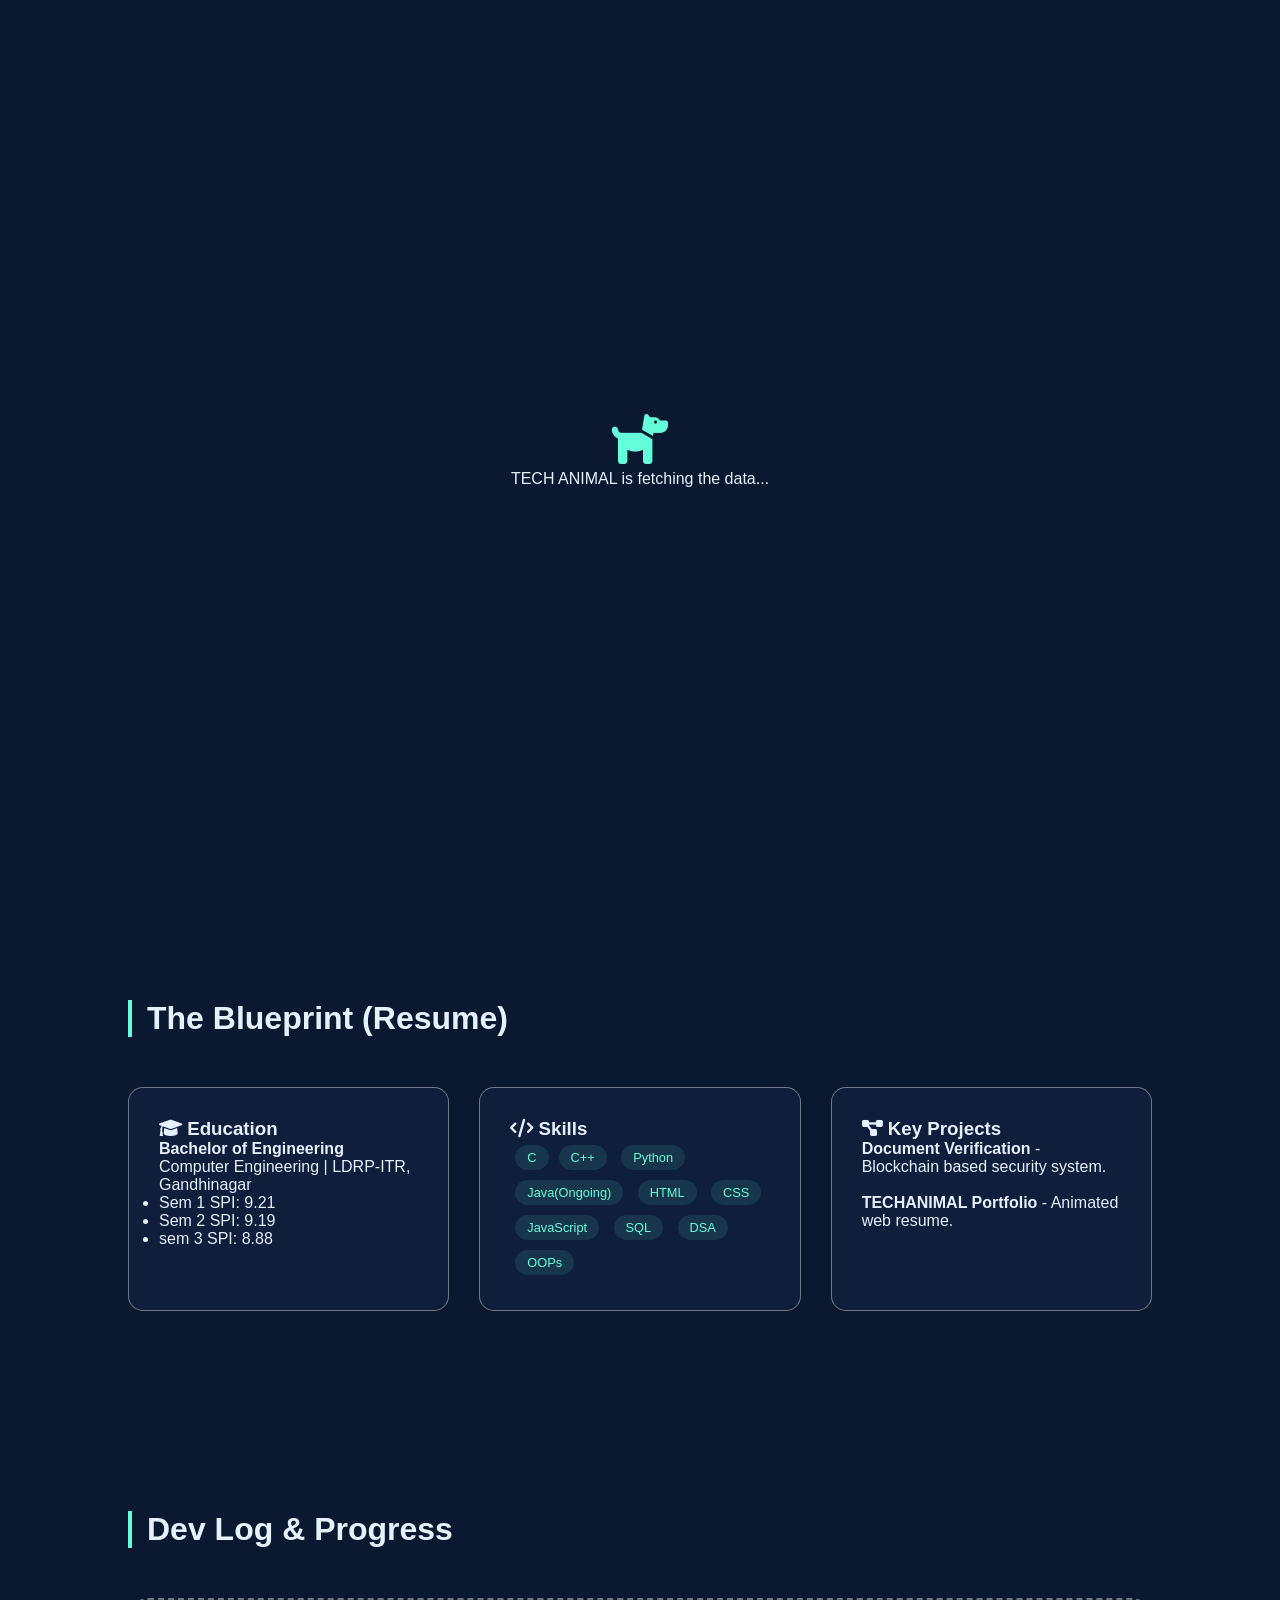
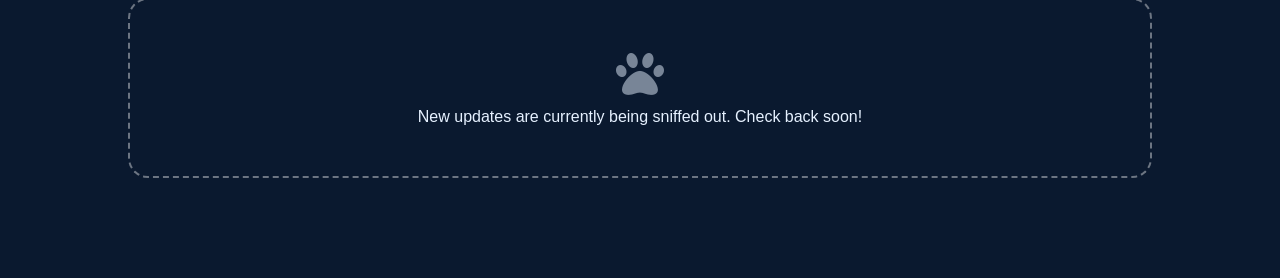
<file: index.html>
<!DOCTYPE html>
<html lang="en">

<head>
    <meta charset="UTF-8">
    <meta name="viewport" content="width=device-width, initial-scale=1.0">
    <title>Lawrence . R | Tech animal</title>
    <link rel="stylesheet" href="style.css">
    <link rel="stylesheet" href="https://cdnjs.cloudflare.com/ajax/libs/font-awesome/6.0.0/css/all.min.css">
    <style>
        .gatemaster-link {
            background: linear-gradient(135deg, #f97316, #f59e0b);
            -webkit-background-clip: text;
            -webkit-text-fill-color: transparent;
            background-clip: text;
            font-weight: 700 !important;
            letter-spacing: 0.5px;
            position: relative;
        }

        .gatemaster-link::after {
            content: '';
            position: absolute;
            bottom: -4px;
            left: 0;
            width: 100%;
            height: 2px;
            background: linear-gradient(135deg, #f97316, #f59e0b);
            border-radius: 2px;
        }

        nav ul li a.gatemaster-link:hover {
            -webkit-text-fill-color: transparent;
            opacity: 0.8;
        }
    </style>
</head>

<body>

    <div id="loader">
        <div class="dog-spinner">
            <i class="fas fa-dog"></i>
        </div>
        <p>TECH ANIMAL is fetching the data...</p>
    </div>

    <nav>
        <div class="logo">TECH<span>ANIMAL</span></div>
        <ul>
            <li><a href="#home">Home</a></li>
            <li><a href="#resume">Resume</a></li>
            <li><a href="#updates">Updates</a></li>
            <li><a href="#contact">Contact</a></li>
            <li><a href="gatemaster.html" class="gatemaster-link" target="_blank"><i class="fas fa-bolt"
                        style="margin-right:5px;"></i>GATEmaster</a></li>
        </ul>
    </nav>

    <header id="home">
        <div class="hero-content">
            <h1 class="glow-text">Lawrence R</h1>
            <p>Computer Engineering Student @
                <a href="https://ldrp.ac.in" target="_blank">LDRP-ITR, Gandhinagar, Gujarat</a>
            </p>
            <div class="stats-container">
                <div class="stat-box"><span>9.09</span> CGPA</div>
                <div class="stat-box"><span>Current Semester</span><br> 4th Sem</div>
            </div>
        </div>
    </header>

    <section id="resume">
        <h2 class="section-title">The Blueprint (Resume)</h2>
        <div class="resume-grid">
            <div class="resume-card">
                <h3><i class="fas fa-graduation-cap"></i> Education</h3>
                <p><strong>Bachelor of Engineering</strong></p>
                <p>Computer Engineering | LDRP-ITR, Gandhinagar</p>
                <ul>
                    <li>Sem 1 SPI: 9.21</li>
                    <li>Sem 2 SPI: 9.19</li>
                    <li>sem 3 SPI: 8.88</li>
                </ul>
            </div>

            <div class="resume-card">
                <h3><i class="fas fa-code"></i> Skills</h3>
                <div class="skill-tags">
                    <span>C</span><span>C++</span> <span>Python</span> <span>Java(Ongoing)</span>
                    <span>HTML</span> <span>CSS</span> <span>JavaScript</span> <span>SQL</span>
                    <span>DSA</span> <span>OOPs</span>
                </div>
            </div>

            <div class="resume-card">
                <h3><i class="fas fa-project-diagram"></i> Key Projects</h3>
                <p><strong>Document Verification</strong> - Blockchain based security system.</p><br>
                <p><strong>TECHANIMAL Portfolio</strong> - Animated web resume.</p>
            </div>
        </div>
    </section>

    <section id="updates">
        <h2 class="section-title">Dev Log & Progress</h2>
        <div class="update-timeline">
            <div class="empty-state">
                <i class="fas fa-paw"></i>
                <p>New updates are currently being sniffed out. Check back soon!</p>
            </div>
        </div>
    </section>

    <script src="script.js"></script>
</body>

</html>
</file>
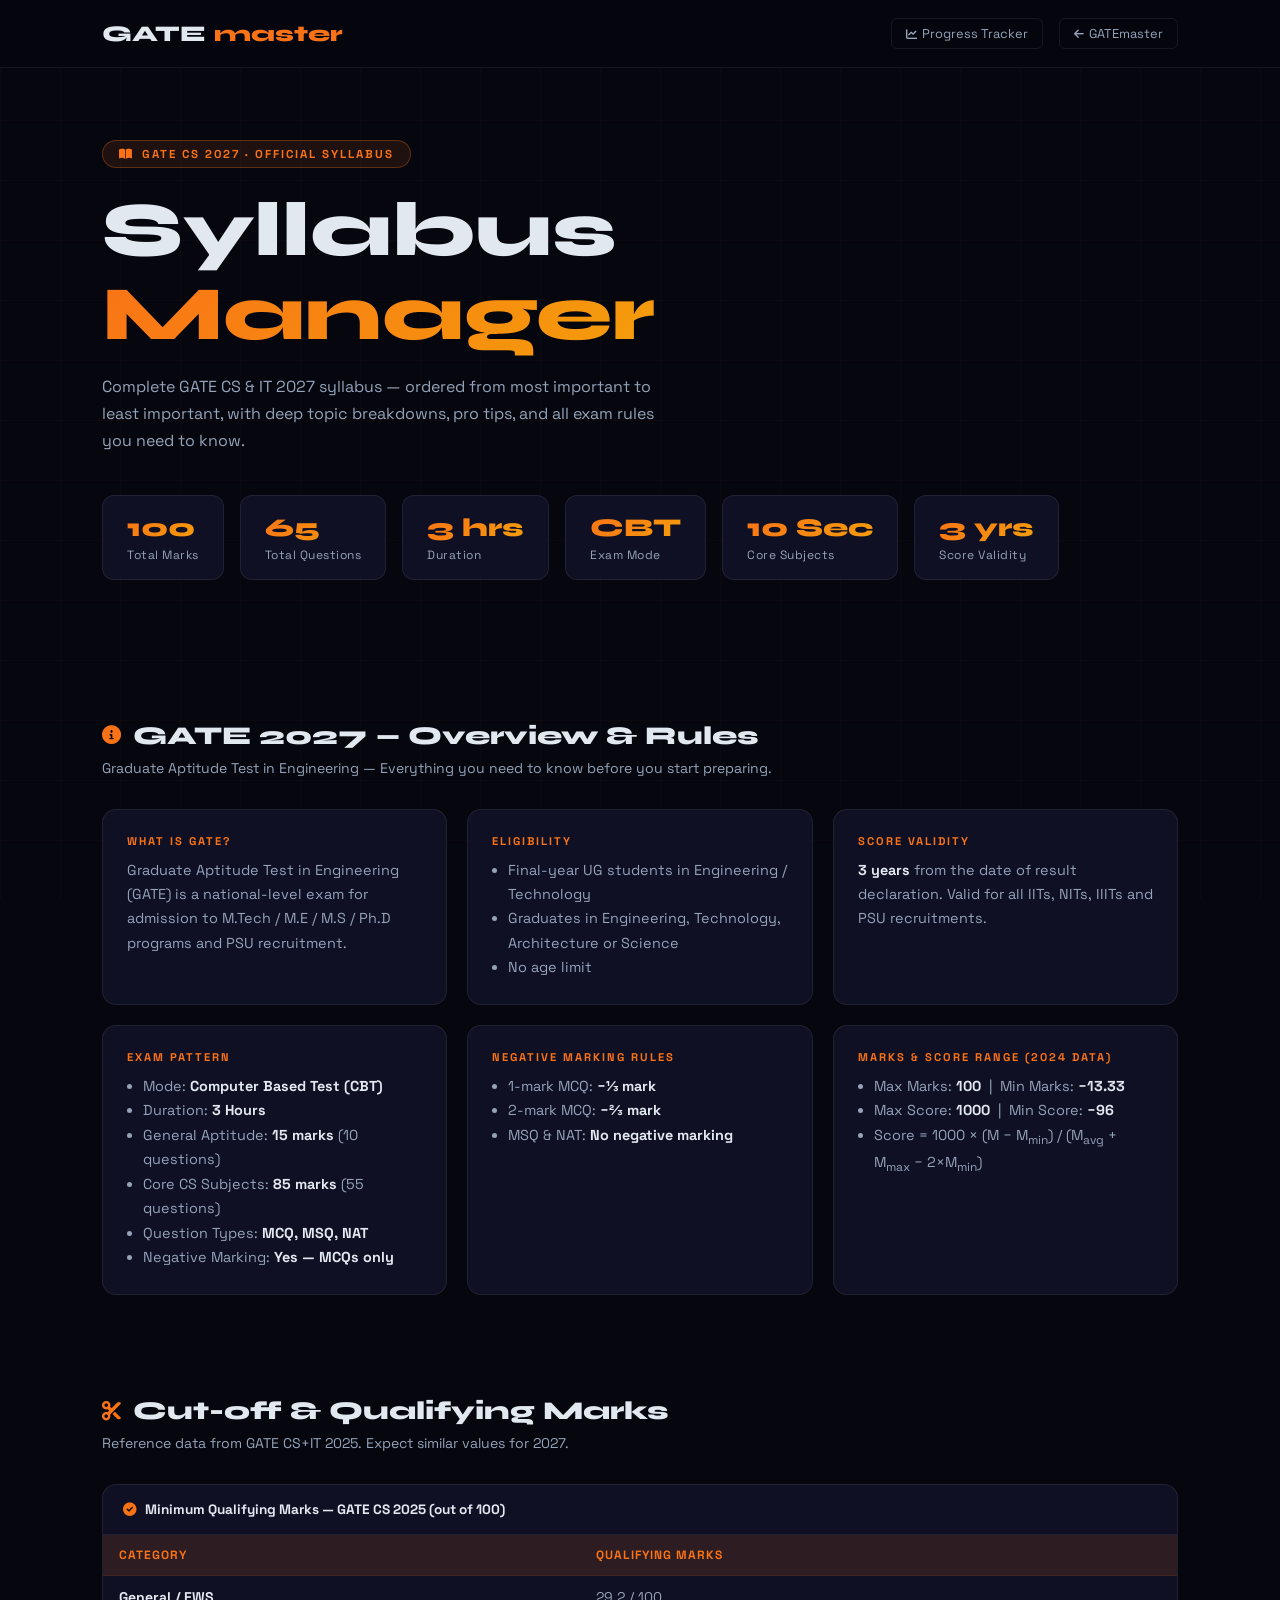
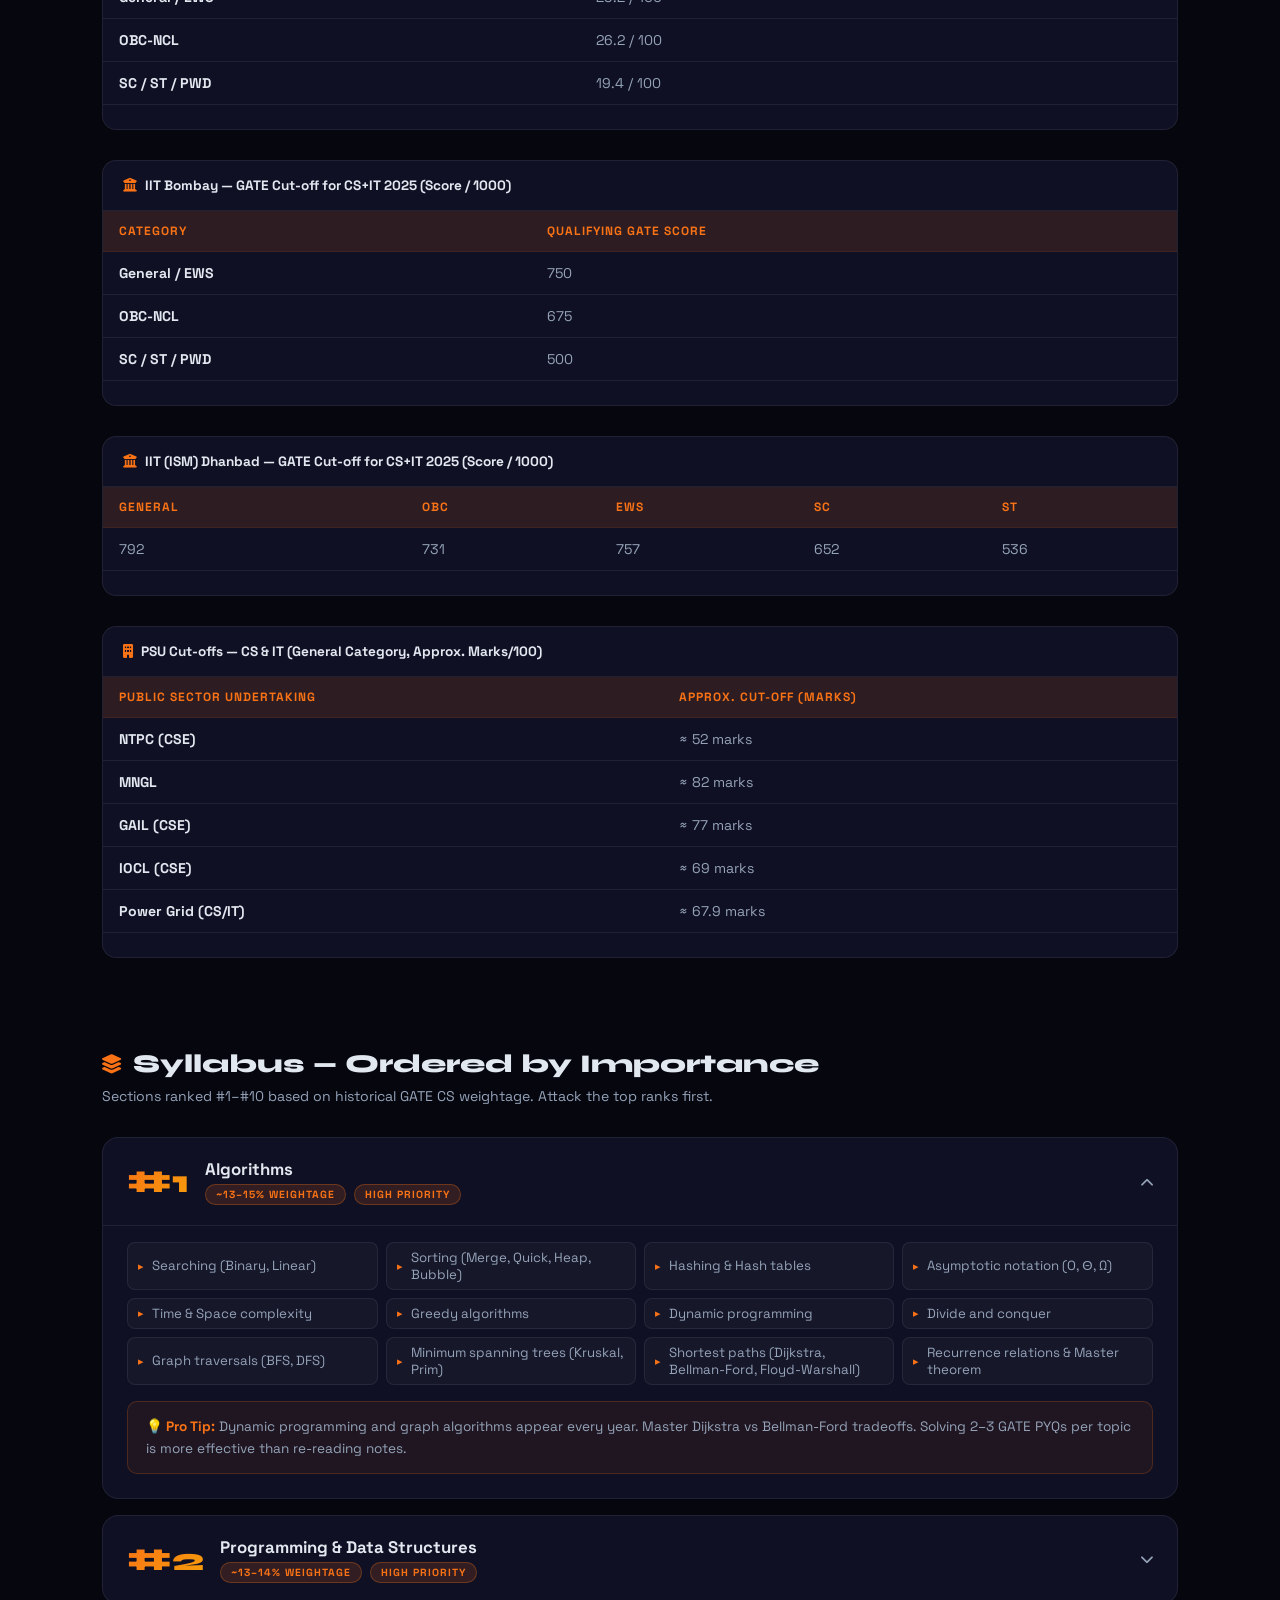
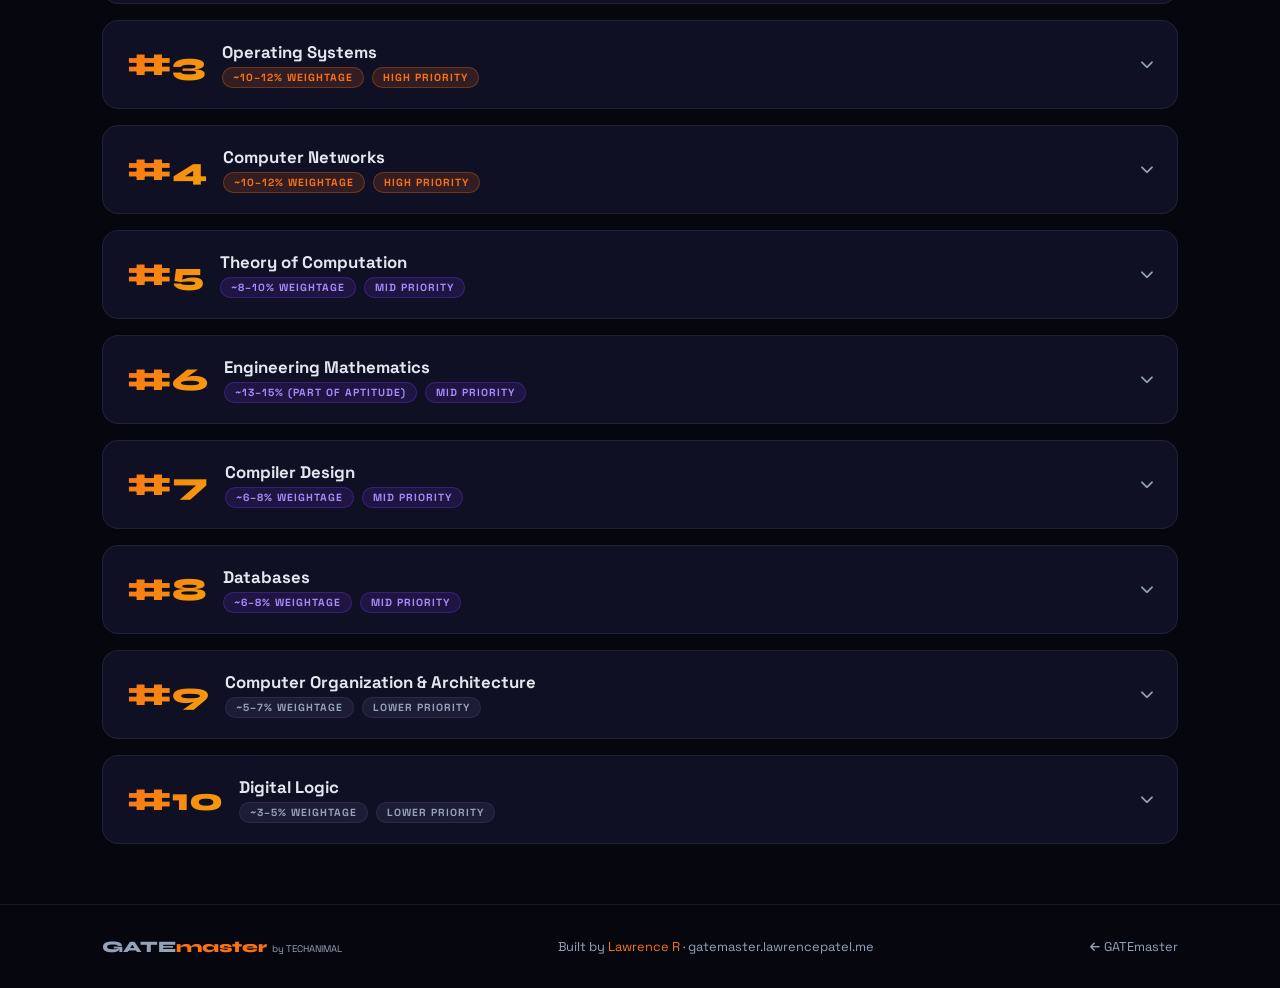
<file: syllabus.html>
<!DOCTYPE html>
<html lang="en">
<head>
<meta charset="UTF-8">
<meta name="viewport" content="width=device-width, initial-scale=1.0">
<title>Syllabus Manager — GATE CS 2027 | GATEmaster</title>
<meta name="description" content="Complete GATE CS 2027 syllabus ordered by importance, with exam rules, cutoffs, and pro tips.">
<link rel="stylesheet" href="syllabus.css">
<link rel="stylesheet" href="https://cdnjs.cloudflare.com/ajax/libs/font-awesome/6.0.0/css/all.min.css">
<link href="https://fonts.googleapis.com/css2?family=Space+Grotesk:wght@400;500;600;700&family=Syne:wght@700;800&display=swap" rel="stylesheet">
</head>
<body>

<nav>
  <a href="gatemaster.html" class="nav-brand">GATE<span class="om">master</span></a>
  <div style="display:flex;gap:16px;align-items:center">
    <a href="progress.html" class="nav-back"><i class="fas fa-chart-line" style="margin-right:5px;font-size:0.7rem"></i>Progress Tracker</a>
    <a href="gatemaster.html" class="nav-back"><i class="fas fa-arrow-left" style="margin-right:5px;font-size:0.7rem"></i>GATEmaster</a>
  </div>
</nav>

<!-- HERO -->
<div class="page-hero">
  <div class="page-eyebrow"><i class="fas fa-book-open"></i> GATE CS 2027 · Official Syllabus</div>
  <h1 class="page-title">Syllabus <span>Manager</span></h1>
  <p class="page-desc">Complete GATE CS &amp; IT 2027 syllabus — ordered from most important to least important, with deep topic breakdowns, pro tips, and all exam rules you need to know.</p>
  <div class="quick-stats">
    <div class="qs-item"><span class="qs-val">100</span><span class="qs-label">Total Marks</span></div>
    <div class="qs-item"><span class="qs-val">65</span><span class="qs-label">Total Questions</span></div>
    <div class="qs-item"><span class="qs-val">3 hrs</span><span class="qs-label">Duration</span></div>
    <div class="qs-item"><span class="qs-val">CBT</span><span class="qs-label">Exam Mode</span></div>
    <div class="qs-item"><span class="qs-val">10 Sec</span><span class="qs-label">Core Subjects</span></div>
    <div class="qs-item"><span class="qs-val">3 yrs</span><span class="qs-label">Score Validity</span></div>
  </div>
</div>

<!-- GATE OVERVIEW -->
<section class="content">
  <h2 class="sec-heading"><i class="fas fa-info-circle"></i> GATE 2027 — Overview &amp; Rules</h2>
  <p class="sec-sub">Graduate Aptitude Test in Engineering — Everything you need to know before you start preparing.</p>
  <div class="info-grid">
    <div class="info-card">
      <h4>What is GATE?</h4>
      <p>Graduate Aptitude Test in Engineering (GATE) is a national-level exam for admission to M.Tech / M.E / M.S / Ph.D programs and PSU recruitment.</p>
    </div>
    <div class="info-card">
      <h4>Eligibility</h4>
      <ul>
        <li>Final-year UG students in Engineering / Technology</li>
        <li>Graduates in Engineering, Technology, Architecture or Science</li>
        <li>No age limit</li>
      </ul>
    </div>
    <div class="info-card">
      <h4>Score Validity</h4>
      <p><strong>3 years</strong> from the date of result declaration. Valid for all IITs, NITs, IIITs and PSU recruitments.</p>
    </div>
    <div class="info-card">
      <h4>Exam Pattern</h4>
      <ul>
        <li>Mode: <strong>Computer Based Test (CBT)</strong></li>
        <li>Duration: <strong>3 Hours</strong></li>
        <li>General Aptitude: <strong>15 marks</strong> (10 questions)</li>
        <li>Core CS Subjects: <strong>85 marks</strong> (55 questions)</li>
        <li>Question Types: <strong>MCQ, MSQ, NAT</strong></li>
        <li>Negative Marking: <strong>Yes — MCQs only</strong></li>
      </ul>
    </div>
    <div class="info-card">
      <h4>Negative Marking Rules</h4>
      <ul>
        <li>1-mark MCQ: <strong>−⅓ mark</strong></li>
        <li>2-mark MCQ: <strong>−⅔ mark</strong></li>
        <li>MSQ &amp; NAT: <strong>No negative marking</strong></li>
      </ul>
    </div>
    <div class="info-card">
      <h4>Marks &amp; Score Range (2024 data)</h4>
      <ul>
        <li>Max Marks: <strong>100</strong> &nbsp;|&nbsp; Min Marks: <strong>−13.33</strong></li>
        <li>Max Score: <strong>1000</strong> &nbsp;|&nbsp; Min Score: <strong>−96</strong></li>
        <li>Score = 1000 × (M − M<sub>min</sub>) / (M<sub>avg</sub> + M<sub>max</sub> − 2×M<sub>min</sub>)</li>
      </ul>
    </div>
  </div>
</section>

<!-- CUTOFFS -->
<section class="content" style="padding-top:0">
  <h2 class="sec-heading"><i class="fas fa-cut"></i> Cut-off &amp; Qualifying Marks</h2>
  <p class="sec-sub">Reference data from GATE CS+IT 2025. Expect similar values for 2027.</p>

  <div class="table-wrap">
    <div class="table-title"><i class="fas fa-check-circle"></i> Minimum Qualifying Marks — GATE CS 2025 (out of 100)</div>
    <table>
      <thead><tr><th>Category</th><th>Qualifying Marks</th></tr></thead>
      <tbody>
        <tr><td><strong>General / EWS</strong></td><td>29.2 / 100</td></tr>
        <tr><td><strong>OBC-NCL</strong></td><td>26.2 / 100</td></tr>
        <tr><td><strong>SC / ST / PWD</strong></td><td>19.4 / 100</td></tr>
      </tbody>
    </table>
  </div>

  <div class="table-wrap">
    <div class="table-title"><i class="fas fa-university"></i> IIT Bombay — GATE Cut-off for CS+IT 2025 (Score / 1000)</div>
    <table>
      <thead><tr><th>Category</th><th>Qualifying GATE Score</th></tr></thead>
      <tbody>
        <tr><td><strong>General / EWS</strong></td><td>750</td></tr>
        <tr><td><strong>OBC-NCL</strong></td><td>675</td></tr>
        <tr><td><strong>SC / ST / PWD</strong></td><td>500</td></tr>
      </tbody>
    </table>
  </div>

  <div class="table-wrap">
    <div class="table-title"><i class="fas fa-university"></i> IIT (ISM) Dhanbad — GATE Cut-off for CS+IT 2025 (Score / 1000)</div>
    <table>
      <thead><tr><th>General</th><th>OBC</th><th>EWS</th><th>SC</th><th>ST</th></tr></thead>
      <tbody>
        <tr><td>792</td><td>731</td><td>757</td><td>652</td><td>536</td></tr>
      </tbody>
    </table>
  </div>

  <div class="table-wrap">
    <div class="table-title"><i class="fas fa-building"></i> PSU Cut-offs — CS &amp; IT (General Category, Approx. Marks/100)</div>
    <table>
      <thead><tr><th>Public Sector Undertaking</th><th>Approx. Cut-off (Marks)</th></tr></thead>
      <tbody>
        <tr><td><strong>NTPC (CSE)</strong></td><td>≈ 52 marks</td></tr>
        <tr><td><strong>MNGL</strong></td><td>≈ 82 marks</td></tr>
        <tr><td><strong>GAIL (CSE)</strong></td><td>≈ 77 marks</td></tr>
        <tr><td><strong>IOCL (CSE)</strong></td><td>≈ 69 marks</td></tr>
        <tr><td><strong>Power Grid (CS/IT)</strong></td><td>≈ 67.9 marks</td></tr>
      </tbody>
    </table>
  </div>
</section>

<!-- SYLLABUS -->
<section class="content" style="padding-top:0">
  <h2 class="sec-heading"><i class="fas fa-layer-group"></i> Syllabus — Ordered by Importance</h2>
  <p class="sec-sub">Sections ranked #1–#10 based on historical GATE CS weightage. Attack the top ranks first.</p>

  <div class="subject-list">

    <!-- 1. ALGORITHMS -->
    <div class="subject-card">
      <div class="subject-header" onclick="toggle(this)">
        <div class="rank-num">#1</div>
        <div class="subject-meta">
          <div class="subject-name">Algorithms</div>
          <div class="subject-tags">
            <span class="badge badge-high">~13–15% Weightage</span>
            <span class="badge badge-high">High Priority</span>
          </div>
        </div>
        <i class="fas fa-chevron-down chevron"></i>
      </div>
      <div class="subject-body">
        <ul class="topic-list">
          <li>Searching (Binary, Linear)</li><li>Sorting (Merge, Quick, Heap, Bubble)</li>
          <li>Hashing &amp; Hash tables</li><li>Asymptotic notation (O, Θ, Ω)</li>
          <li>Time &amp; Space complexity</li><li>Greedy algorithms</li>
          <li>Dynamic programming</li><li>Divide and conquer</li>
          <li>Graph traversals (BFS, DFS)</li><li>Minimum spanning trees (Kruskal, Prim)</li>
          <li>Shortest paths (Dijkstra, Bellman-Ford, Floyd-Warshall)</li>
          <li>Recurrence relations &amp; Master theorem</li>
        </ul>
        <div class="tip-box"><strong>💡 Pro Tip:</strong> Dynamic programming and graph algorithms appear every year. Master Dijkstra vs Bellman-Ford tradeoffs. Solving 2–3 GATE PYQs per topic is more effective than re-reading notes.</div>
      </div>
    </div>

    <!-- 2. PROGRAMMING & DS -->
    <div class="subject-card">
      <div class="subject-header" onclick="toggle(this)">
        <div class="rank-num">#2</div>
        <div class="subject-meta">
          <div class="subject-name">Programming &amp; Data Structures</div>
          <div class="subject-tags">
            <span class="badge badge-high">~13–14% Weightage</span>
            <span class="badge badge-high">High Priority</span>
          </div>
        </div>
        <i class="fas fa-chevron-down chevron"></i>
      </div>
      <div class="subject-body">
        <ul class="topic-list">
          <li>Programming in C</li><li>Recursion &amp; stack frames</li>
          <li>Arrays (1D, 2D)</li><li>Stacks</li>
          <li>Queues (simple, circular, deque)</li><li>Linked Lists (singly, doubly, circular)</li>
          <li>Binary Trees</li><li>Binary Search Trees</li>
          <li>Binary Heaps (min/max)</li><li>Graphs (adjacency list/matrix)</li>
          <li>Hash maps in DSA</li><li>Tree traversals (in/pre/post/level)</li>
        </ul>
        <div class="tip-box"><strong>💡 Pro Tip:</strong> GATE loves tricky pointer and recursion questions in C. Practice tracing code output. For trees — always know height, node count and traversal complexities by heart.</div>
      </div>
    </div>

    <!-- 3. OS -->
    <div class="subject-card">
      <div class="subject-header" onclick="toggle(this)">
        <div class="rank-num">#3</div>
        <div class="subject-meta">
          <div class="subject-name">Operating Systems</div>
          <div class="subject-tags">
            <span class="badge badge-high">~10–12% Weightage</span>
            <span class="badge badge-high">High Priority</span>
          </div>
        </div>
        <i class="fas fa-chevron-down chevron"></i>
      </div>
      <div class="subject-body">
        <ul class="topic-list">
          <li>System calls</li><li>Processes &amp; PCB</li>
          <li>Threads &amp; multithreading</li><li>IPC (pipes, shared memory, semaphores)</li>
          <li>Concurrency &amp; synchronization</li><li>Deadlock (detection, prevention, avoidance, recovery)</li>
          <li>CPU Scheduling (FCFS, SJF, Round Robin, Priority)</li>
          <li>I/O Scheduling</li><li>Memory management</li>
          <li>Paging &amp; segmentation</li><li>Virtual memory &amp; page replacement</li>
          <li>File systems (FAT, inode)</li>
        </ul>
        <div class="tip-box"><strong>💡 Pro Tip:</strong> Deadlock (Banker's algorithm), CPU scheduling calculations, and page replacement (LRU, FIFO, Optimal) are exam favourites. Always solve numericals — they appear as 2-mark NAT questions.</div>
      </div>
    </div>

    <!-- 4. COMPUTER NETWORKS -->
    <div class="subject-card">
      <div class="subject-header" onclick="toggle(this)">
        <div class="rank-num">#4</div>
        <div class="subject-meta">
          <div class="subject-name">Computer Networks</div>
          <div class="subject-tags">
            <span class="badge badge-high">~10–12% Weightage</span>
            <span class="badge badge-high">High Priority</span>
          </div>
        </div>
        <i class="fas fa-chevron-down chevron"></i>
      </div>
      <div class="subject-body">
        <ul class="topic-list">
          <li>OSI &amp; TCP/IP model layers</li><li>Packet, circuit &amp; virtual-circuit switching</li>
          <li>Data link layer (framing, error detection)</li><li>MAC protocols &amp; Ethernet</li>
          <li>Routing protocols (Distance Vector, Link State)</li><li>IP addressing &amp; subnetting</li>
          <li>IPv4, CIDR notation</li><li>ARP, DHCP, ICMP</li>
          <li>NAT (Network Address Translation)</li><li>TCP vs UDP</li>
          <li>Flow control &amp; congestion control</li><li>DNS, HTTP, SMTP, FTP, Email</li>
        </ul>
        <div class="tip-box"><strong>💡 Pro Tip:</strong> Subnetting, TCP sliding window, and routing algorithms (Dijkstra for Link State) appear almost every year. Practice IP address calculations until they feel automatic.</div>
      </div>
    </div>

    <!-- 5. TOC -->
    <div class="subject-card">
      <div class="subject-header" onclick="toggle(this)">
        <div class="rank-num">#5</div>
        <div class="subject-meta">
          <div class="subject-name">Theory of Computation</div>
          <div class="subject-tags">
            <span class="badge badge-mid">~8–10% Weightage</span>
            <span class="badge badge-mid">Mid Priority</span>
          </div>
        </div>
        <i class="fas fa-chevron-down chevron"></i>
      </div>
      <div class="subject-body">
        <ul class="topic-list">
          <li>Regular expressions</li><li>DFA &amp; NFA</li>
          <li>NFA to DFA conversion</li><li>Minimization of DFA</li>
          <li>Context-free grammars (CFG)</li><li>Push-down automata (PDA)</li>
          <li>Regular languages &amp; pumping lemma</li><li>CFL &amp; pumping lemma</li>
          <li>Turing machines</li><li>Decidability &amp; Undecidability</li>
          <li>Halting problem</li><li>Chomsky normal form</li>
        </ul>
        <div class="tip-box"><strong>💡 Pro Tip:</strong> TOC questions are largely conceptual. Pumping lemma (both regular and CFL), decidability, and DFA minimization are repeated. A single good textbook (Sipser or Ullman) is enough.</div>
      </div>
    </div>

    <!-- 6. ENGINEERING MATHS -->
    <div class="subject-card">
      <div class="subject-header" onclick="toggle(this)">
        <div class="rank-num">#6</div>
        <div class="subject-meta">
          <div class="subject-name">Engineering Mathematics</div>
          <div class="subject-tags">
            <span class="badge badge-mid">~13–15% (part of aptitude)</span>
            <span class="badge badge-mid">Mid Priority</span>
          </div>
        </div>
        <i class="fas fa-chevron-down chevron"></i>
      </div>
      <div class="subject-body">
        <ul class="topic-list">
          <li>Propositional logic</li><li>First order logic</li>
          <li>Sets, relations &amp; functions</li><li>Partial orders &amp; Lattices</li>
          <li>Monoids &amp; Groups</li><li>Graph theory basics</li>
          <li>Combinatorics &amp; counting</li><li>Recurrence relations</li>
          <li>Generating functions</li><li>Matrices &amp; Determinants</li>
          <li>Eigenvalues &amp; eigenvectors, LU decomp.</li>
          <li>Limits, continuity, differentiation, integration</li>
          <li>Maxima &amp; minima, Mean value theorem</li>
          <li>Probability distributions (Normal, Binomial, Poisson)</li>
          <li>Bayes theorem &amp; conditional probability</li>
        </ul>
        <div class="tip-box"><strong>💡 Pro Tip:</strong> Discrete maths (propositional logic, graph theory, combinatorics) has the highest weightage within Engineering Maths. Linear algebra and probability are straightforward with practice — don't skip them.</div>
      </div>
    </div>

    <!-- 7. COMPILER DESIGN -->
    <div class="subject-card">
      <div class="subject-header" onclick="toggle(this)">
        <div class="rank-num">#7</div>
        <div class="subject-meta">
          <div class="subject-name">Compiler Design</div>
          <div class="subject-tags">
            <span class="badge badge-mid">~6–8% Weightage</span>
            <span class="badge badge-mid">Mid Priority</span>
          </div>
        </div>
        <i class="fas fa-chevron-down chevron"></i>
      </div>
      <div class="subject-body">
        <ul class="topic-list">
          <li>Lexical analysis &amp; tokenization</li><li>Top-down parsing (LL)</li>
          <li>Bottom-up parsing (LR, SLR, LALR, CLR)</li><li>First &amp; Follow sets</li>
          <li>Syntax-directed translation</li><li>Runtime environments</li>
          <li>Intermediate code generation</li><li>Three-address code</li>
          <li>Local optimisation</li><li>Constant propagation</li>
          <li>Liveness analysis</li><li>Common sub-expression elimination</li>
        </ul>
        <div class="tip-box"><strong>💡 Pro Tip:</strong> First/Follow sets and SLR/LALR parsing table construction are the most tested. Spend time on grammar classification — a 2-mark question can hinge on whether a grammar is LL(1) or not.</div>
      </div>
    </div>

    <!-- 8. DATABASES -->
    <div class="subject-card">
      <div class="subject-header" onclick="toggle(this)">
        <div class="rank-num">#8</div>
        <div class="subject-meta">
          <div class="subject-name">Databases</div>
          <div class="subject-tags">
            <span class="badge badge-mid">~6–8% Weightage</span>
            <span class="badge badge-mid">Mid Priority</span>
          </div>
        </div>
        <i class="fas fa-chevron-down chevron"></i>
      </div>
      <div class="subject-body">
        <ul class="topic-list">
          <li>ER model &amp; ER diagrams</li><li>Relational model</li>
          <li>Relational algebra</li><li>Tuple &amp; domain calculus</li>
          <li>SQL (DDL, DML, DCL, TCL)</li><li>Integrity constraints</li>
          <li>Functional dependencies</li><li>Normal forms (1NF, 2NF, 3NF, BCNF)</li>
          <li>File organization</li><li>Indexing (B-tree, B+ tree)</li>
          <li>Transactions (ACID properties)</li><li>Concurrency control (2PL, timestamp)</li>
        </ul>
        <div class="tip-box"><strong>💡 Pro Tip:</strong> Normalization (finding candidate keys, checking BCNF) and SQL queries with GROUP BY, HAVING, and nested subqueries are exam staples. B+ tree height questions appear as NAT — practice them.</div>
      </div>
    </div>

    <!-- 9. COA -->
    <div class="subject-card">
      <div class="subject-header" onclick="toggle(this)">
        <div class="rank-num">#9</div>
        <div class="subject-meta">
          <div class="subject-name">Computer Organization &amp; Architecture</div>
          <div class="subject-tags">
            <span class="badge badge-low">~5–7% Weightage</span>
            <span class="badge badge-low">Lower Priority</span>
          </div>
        </div>
        <i class="fas fa-chevron-down chevron"></i>
      </div>
      <div class="subject-body">
        <ul class="topic-list">
          <li>Machine instructions &amp; addressing modes</li><li>ALU design</li>
          <li>Data-path &amp; control unit</li><li>Instruction pipelining</li>
          <li>Pipeline hazards (structural, data, control)</li><li>Cache memory (direct, associative, set-associative)</li>
          <li>Cache replacement policies</li><li>Main memory &amp; RAM</li>
          <li>Secondary storage</li><li>I/O interface (interrupt driven)</li>
          <li>DMA mode</li>
        </ul>
        <div class="tip-box"><strong>💡 Pro Tip:</strong> Cache mapping (direct, fully associative, set-associative) and pipeline speedup calculations are frequent. Learn to calculate EMAT (Effective Memory Access Time) — it's a classic NAT question.</div>
      </div>
    </div>

    <!-- 10. DIGITAL LOGIC -->
    <div class="subject-card">
      <div class="subject-header" onclick="toggle(this)">
        <div class="rank-num">#10</div>
        <div class="subject-meta">
          <div class="subject-name">Digital Logic</div>
          <div class="subject-tags">
            <span class="badge badge-low">~3–5% Weightage</span>
            <span class="badge badge-low">Lower Priority</span>
          </div>
        </div>
        <i class="fas fa-chevron-down chevron"></i>
      </div>
      <div class="subject-body">
        <ul class="topic-list">
          <li>Boolean algebra &amp; identities</li><li>Combinational circuits (MUX, demux, adder)</li>
          <li>Sequential circuits (flip-flops, counters, registers)</li>
          <li>Circuit minimization (K-map, Quine-McCluskey)</li>
          <li>Number representations (2's complement, BCD)</li>
          <li>Fixed &amp; floating point arithmetic</li>
        </ul>
        <div class="tip-box"><strong>💡 Pro Tip:</strong> Digital Logic is relatively low-weightage but quick to prepare. K-map minimization and 2's complement arithmetic are easy marks — don't skip this section entirely.</div>
      </div>
    </div>

  </div>
</section>

<footer>
  <div class="foot-brand">GATE<span>master</span> <small style="font-family:'Space Grotesk';font-size:0.6rem;color:var(--gm-muted);font-weight:400">by TECHANIMAL</small></div>
  <span>Built by <a href="index.html" style="color:var(--gm-orange)">Lawrence R</a> · gatemaster.lawrencepatel.me</span>
  <a href="gatemaster.html" style="color:var(--gm-muted);font-size:0.8rem;transition:color 0.2s" onmouseover="this.style.color='#f97316'" onmouseout="this.style.color='#94a3b8'"><i class="fas fa-arrow-left" style="margin-right:4px;font-size:0.7rem"></i>GATEmaster</a>
</footer>

<script>
function toggle(header) {
  const body = header.nextElementSibling;
  const icon = header.querySelector('.chevron');
  const isOpen = body.classList.contains('open');
  document.querySelectorAll('.subject-body.open').forEach(b => {
    b.classList.remove('open');
    b.previousElementSibling.querySelector('.chevron').style.transform = 'rotate(0deg)';
  });
  if (!isOpen) {
    body.classList.add('open');
    icon.style.transform = 'rotate(180deg)';
  }
}
// open first by default
document.querySelector('.subject-header').click();
</script>
</body>
</html>
</file>
<file: style.css>
:root {
    --bg-color: #0a192f;
    --card-bg: rgba(16, 33, 65, 0.7);
    --accent-blue: #64ffda;
    --border-glow: rgba(255, 255, 255, 0.4);
    --text-color: #e6f1ff;
}

* {
    margin: 0;
    padding: 0;
    box-sizing: border-box;
    font-family: 'Inter', sans-serif;
    scroll-behavior: smooth;
}

body {
    background-color: var(--bg-color);
    color: var(--text-color);
    overflow-x: hidden;
}

/* Loading Animation */
#loader {
    position: fixed;
    height: 100vh;
    width: 100%;
    background: var(--bg-color);
    z-index: 9999;
    display: flex;
    flex-direction: column;
    justify-content: center;
    align-items: center;
}

.dog-spinner {
    font-size: 50px;
    color: var(--accent-blue);
    animation: bounce 0.6s infinite alternate;
}

@keyframes bounce {
    from { transform: translateY(0); }
    to { transform: translateY(-20px); }
}

a {
    text-decoration : none;
    color :rgb(26, 218, 186)
}

/* Navigation */
nav {
    display: flex;
    justify-content: space-between;
    padding: 20px 10%;
    background: rgba(10, 25, 47, 0.8);
    backdrop-filter: blur(10px);
    position: fixed;
    width: 100%;
    z-index: 100;
}

.logo {
    font-weight: 800;
    letter-spacing: 2px;
}

.logo span { color: var(--accent-blue); }

nav ul { display: flex; list-style: none; }
nav ul li { margin-left: 30px; }
nav ul li a { 
    text-decoration: none; 
    color: var(--text-color); 
    font-size: 0.9rem;
    transition: 0.3s;
}

nav ul li a:hover { color: var(--accent-blue); }

/* Hero Section */
header {
    height: 100vh;
    display: flex;
    justify-content: center;
    align-items: center;
    text-align: center;
}

.glow-text {
    font-size: 4rem;
    text-shadow: 0 0 20px rgba(100, 255, 218, 0.3);
}

.stats-container {
    display: flex;
    justify-content: center;
    gap: 20px;
    margin-top: 20px;
}

.stat-box {
    border: 1px solid var(--border-glow);
    padding: 10px 20px;
    border-radius: 8px;
    background: var(--card-bg);
}

/* Sections */
section {
    padding: 100px 10%;
}

.section-title {
    margin-bottom: 50px;
    font-size: 2rem;
    border-left: 4px solid var(--accent-blue);
    padding-left: 15px;
}

/* Resume Cards */
.resume-grid {
    display: grid;
    grid-template-columns: repeat(auto-fit, minmax(300px, 1fr));
    gap: 30px;
}

.resume-card {
    background: var(--card-bg);
    border: 1px solid var(--border-glow);
    padding: 30px;
    border-radius: 15px;
    transition: transform 0.3s ease, box-shadow 0.3s ease;
}

.resume-card:hover {
    transform: translateY(-10px);
    box-shadow: 0 0 20px rgba(255, 255, 255, 0.1);
    border-color: white;
}

.skill-tags span {
    display: inline-block;
    background: rgba(100, 255, 218, 0.1);
    color: var(--accent-blue);
    padding: 5px 12px;
    border-radius: 20px;
    margin: 5px;
    font-size: 0.8rem;
}

/* Empty State Updates */
.empty-state {
    text-align: center;
    padding: 50px;
    border: 2px dashed var(--border-glow);
    border-radius: 20px;
}

.empty-state i {
    font-size: 3rem;
    margin-bottom: 10px;
    opacity: 0.5;
}
</file>
<file: syllabus.css>
@import url('https://fonts.googleapis.com/css2?family=Space+Grotesk:wght@300;400;500;600;700&family=Syne:wght@700;800&display=swap');
:root{--gm-bg:#06060f;--gm-surface:#0e0e20;--gm-card:rgba(20,20,45,0.75);--gm-border:rgba(249,115,22,0.2);--gm-border-soft:rgba(255,255,255,0.07);--gm-orange:#f97316;--gm-amber:#f59e0b;--gm-purple:#7c3aed;--gm-text:#e2e8f0;--gm-muted:#94a3b8;--gm-glow:rgba(249,115,22,0.3)}
*{margin:0;padding:0;box-sizing:border-box;scroll-behavior:smooth}
body{background:var(--gm-bg);color:var(--gm-text);font-family:'Space Grotesk',sans-serif;overflow-x:hidden}
body::before{content:'';position:fixed;inset:0;background-image:linear-gradient(rgba(249,115,22,0.03) 1px,transparent 1px),linear-gradient(90deg,rgba(249,115,22,0.03) 1px,transparent 1px);background-size:60px 60px;pointer-events:none;z-index:0}
a{text-decoration:none;color:inherit}
nav{display:flex;justify-content:space-between;align-items:center;padding:18px 8%;position:fixed;top:0;width:100%;z-index:500;background:rgba(6,6,15,0.9);backdrop-filter:blur(14px);border-bottom:1px solid var(--gm-border-soft)}
.nav-brand{font-family:'Syne',sans-serif;font-size:1.4rem;font-weight:800;display:flex;align-items:center;gap:8px}
.nav-brand .om{color:var(--gm-orange)}
.nav-back{font-size:0.8rem;color:var(--gm-muted);border:1px solid var(--gm-border-soft);padding:6px 14px;border-radius:6px;transition:all 0.25s}
.nav-back:hover{border-color:var(--gm-orange);color:var(--gm-orange)}
.page-hero{padding:140px 8% 80px;position:relative;z-index:1}
.page-eyebrow{display:inline-flex;align-items:center;gap:8px;background:rgba(249,115,22,0.1);border:1px solid rgba(249,115,22,0.3);padding:6px 16px;border-radius:30px;font-size:0.72rem;font-weight:700;letter-spacing:2px;text-transform:uppercase;color:var(--gm-orange);margin-bottom:20px}
.page-title{font-family:'Syne',sans-serif;font-size:clamp(2.5rem,6vw,5rem);font-weight:800;line-height:1.1;margin-bottom:16px}
.page-title span{background:linear-gradient(135deg,var(--gm-orange),var(--gm-amber));-webkit-background-clip:text;-webkit-text-fill-color:transparent;background-clip:text}
.page-desc{color:var(--gm-muted);font-size:1rem;max-width:580px;line-height:1.7}
.quick-stats{display:flex;flex-wrap:wrap;gap:16px;margin-top:40px}
.qs-item{background:var(--gm-card);border:1px solid var(--gm-border-soft);border-radius:12px;padding:16px 24px;display:flex;flex-direction:column;gap:4px;backdrop-filter:blur(10px)}
.qs-val{font-family:'Syne',sans-serif;font-size:1.6rem;font-weight:800;background:linear-gradient(135deg,var(--gm-orange),var(--gm-amber));-webkit-background-clip:text;-webkit-text-fill-color:transparent;background-clip:text}
.qs-label{font-size:0.75rem;color:var(--gm-muted);letter-spacing:0.5px}
section.content{padding:60px 8%;position:relative;z-index:1}
.sec-heading{font-family:'Syne',sans-serif;font-size:1.6rem;font-weight:800;margin-bottom:8px;display:flex;align-items:center;gap:12px}
.sec-heading i{color:var(--gm-orange);font-size:1.2rem}
.sec-sub{color:var(--gm-muted);font-size:0.88rem;margin-bottom:32px}
.info-grid{display:grid;grid-template-columns:repeat(auto-fit,minmax(260px,1fr));gap:20px;margin-bottom:40px}
.info-card{background:var(--gm-card);border:1px solid var(--gm-border-soft);border-radius:14px;padding:24px;backdrop-filter:blur(10px)}
.info-card h4{font-size:0.7rem;letter-spacing:2px;text-transform:uppercase;color:var(--gm-orange);margin-bottom:10px;font-weight:700}
.info-card p,.info-card li{font-size:0.9rem;color:var(--gm-muted);line-height:1.7}
.info-card ul{padding-left:16px}
.info-card strong{color:var(--gm-text)}
table{width:100%;border-collapse:collapse;font-size:0.88rem;margin-bottom:24px}
thead tr{background:rgba(249,115,22,0.12);border-bottom:1px solid var(--gm-border)}
th{padding:12px 16px;text-align:left;color:var(--gm-orange);font-size:0.75rem;letter-spacing:1px;text-transform:uppercase;font-weight:700}
td{padding:12px 16px;border-bottom:1px solid var(--gm-border-soft);color:var(--gm-muted)}
td strong{color:var(--gm-text)}
tr:hover td{background:rgba(249,115,22,0.04)}
.table-wrap{background:var(--gm-card);border:1px solid var(--gm-border-soft);border-radius:14px;overflow:hidden;backdrop-filter:blur(10px);margin-bottom:30px}
.table-title{padding:16px 20px;font-weight:700;font-size:0.85rem;color:var(--gm-text);border-bottom:1px solid var(--gm-border-soft);display:flex;align-items:center;gap:8px}
.table-title i{color:var(--gm-orange)}
.badge{display:inline-block;padding:3px 10px;border-radius:20px;font-size:0.65rem;font-weight:700;letter-spacing:1px;text-transform:uppercase}
.badge-high{background:rgba(249,115,22,0.15);color:var(--gm-orange);border:1px solid rgba(249,115,22,0.3)}
.badge-mid{background:rgba(124,58,237,0.15);color:#a78bfa;border:1px solid rgba(124,58,237,0.3)}
.badge-low{background:rgba(100,100,150,0.15);color:var(--gm-muted);border:1px solid rgba(100,100,150,0.2)}
.subject-list{display:flex;flex-direction:column;gap:16px}
.subject-card{background:var(--gm-card);border:1px solid var(--gm-border-soft);border-radius:16px;overflow:hidden;backdrop-filter:blur(10px);transition:border-color 0.3s}
.subject-card:hover{border-color:var(--gm-border)}
.subject-header{padding:20px 24px;display:flex;align-items:center;gap:16px;cursor:pointer;user-select:none}
.rank-num{font-family:'Syne',sans-serif;font-size:2rem;font-weight:800;background:linear-gradient(135deg,var(--gm-orange),var(--gm-amber));-webkit-background-clip:text;-webkit-text-fill-color:transparent;background-clip:text;min-width:44px}
.subject-meta{flex:1}
.subject-name{font-size:1.05rem;font-weight:700;margin-bottom:4px}
.subject-tags{display:flex;gap:8px;flex-wrap:wrap}
.weightage{font-size:0.7rem;color:var(--gm-muted)}
.chevron{color:var(--gm-muted);transition:transform 0.3s;font-size:0.85rem}
.subject-body{display:none;padding:0 24px 24px;border-top:1px solid var(--gm-border-soft)}
.subject-body.open{display:block}
.topic-list{margin:16px 0;padding-left:0;list-style:none;display:grid;grid-template-columns:repeat(auto-fill,minmax(220px,1fr));gap:8px}
.topic-list li{font-size:0.83rem;color:var(--gm-muted);padding:6px 10px;background:rgba(255,255,255,0.03);border-radius:8px;border:1px solid var(--gm-border-soft);display:flex;align-items:center;gap:8px}
.topic-list li::before{content:'▸';color:var(--gm-orange);font-size:0.7rem;flex-shrink:0}
.tip-box{background:rgba(249,115,22,0.07);border:1px solid rgba(249,115,22,0.2);border-radius:10px;padding:14px 18px;margin-top:16px;font-size:0.85rem;color:var(--gm-muted);line-height:1.6}
.tip-box strong{color:var(--gm-orange)}
footer{padding:32px 8%;border-top:1px solid var(--gm-border-soft);display:flex;justify-content:space-between;align-items:center;flex-wrap:wrap;gap:16px;position:relative;z-index:1;font-size:0.8rem;color:var(--gm-muted)}
.foot-brand{font-family:'Syne',sans-serif;font-weight:800;font-size:1rem}
.foot-brand span{color:var(--gm-orange)}
@media(max-width:768px){.nav-links{display:none}.quick-stats{flex-direction:column}}
</file>
